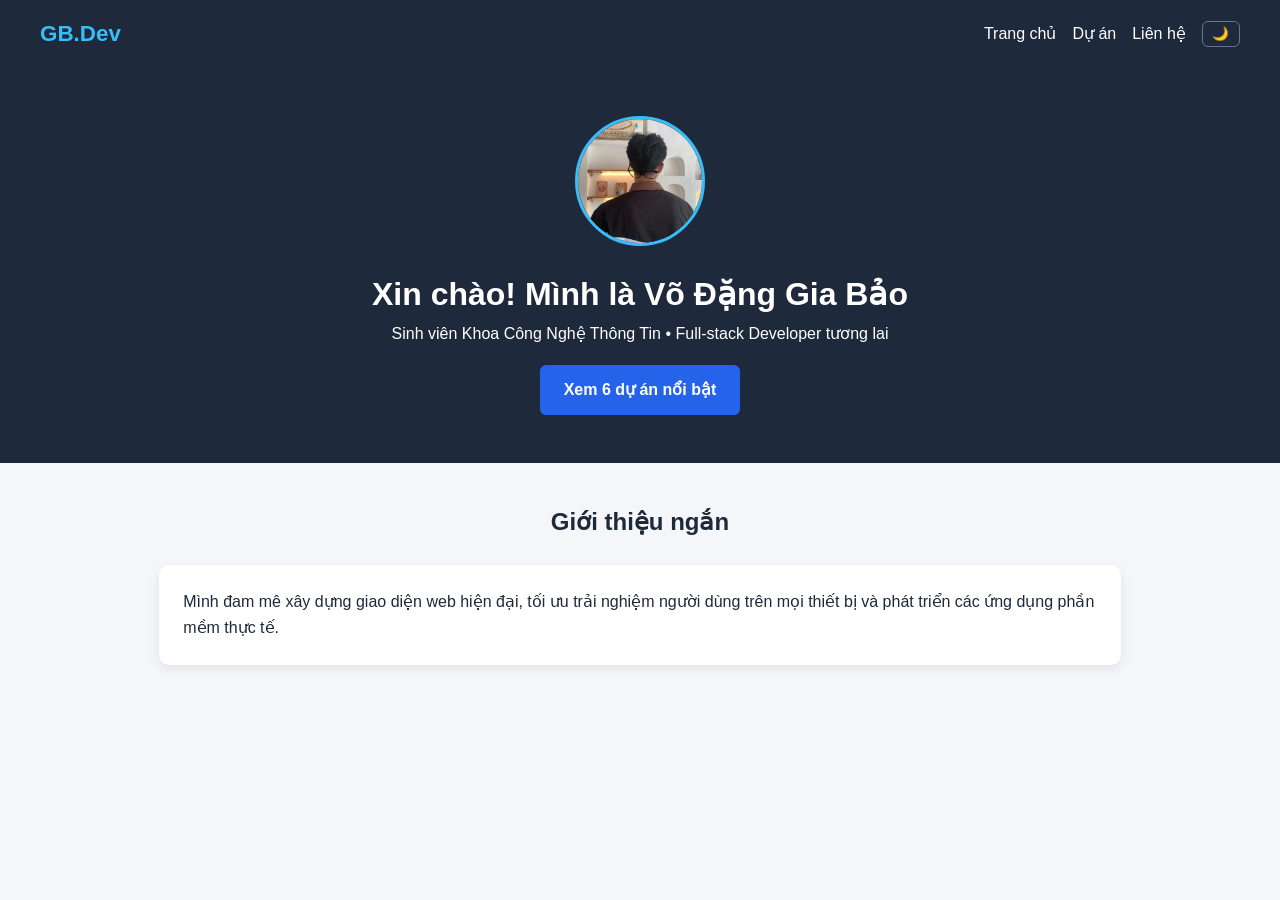
<file: index.html>
<!DOCTYPE html>
<html lang="vi">

<head>
    <meta charset="UTF-8">
    <meta name="viewport" content="width=device-width, initial-scale=1.0">
    <title>Võ Đặng Gia Bảo - Portfolio</title>
    <link rel="stylesheet" href="css/style.css">
</head>

<body>
    <nav>
        <div class="logo">GB.Dev</div>
        <div class="nav-links">
            <a href="index.html">Trang chủ</a>
            <a href="projects.html">Dự án</a>
            <a href="contact.html">Liên hệ</a>
            <button id="theme-toggle" aria-label="Đổi chế độ sáng tối">🌙</button>
        </div>
    </nav>

    <header class="reveal">
        <img src="images/anh3.jpg" alt="Ảnh đại diện" class="avatar">
        <h1>Xin chào! Mình là Võ Đặng Gia Bảo</h1>
        <p>Sinh viên Khoa Công Nghệ Thông Tin • Full-stack Developer tương lai</p>
        <a href="projects.html" class="btn">Xem 6 dự án nổi bật</a>
    </header>

    <section class="reveal">
        <h2>Giới thiệu ngắn</h2>
        <div class="card">
            <p>Mình đam mê xây dựng giao diện web hiện đại, tối ưu trải nghiệm người dùng trên mọi thiết bị và phát
                triển các ứng dụng phần mềm thực tế.</p>
        </div>
    </section>

    <script src="js/script.js"></script>
</body>

</html>
</file>
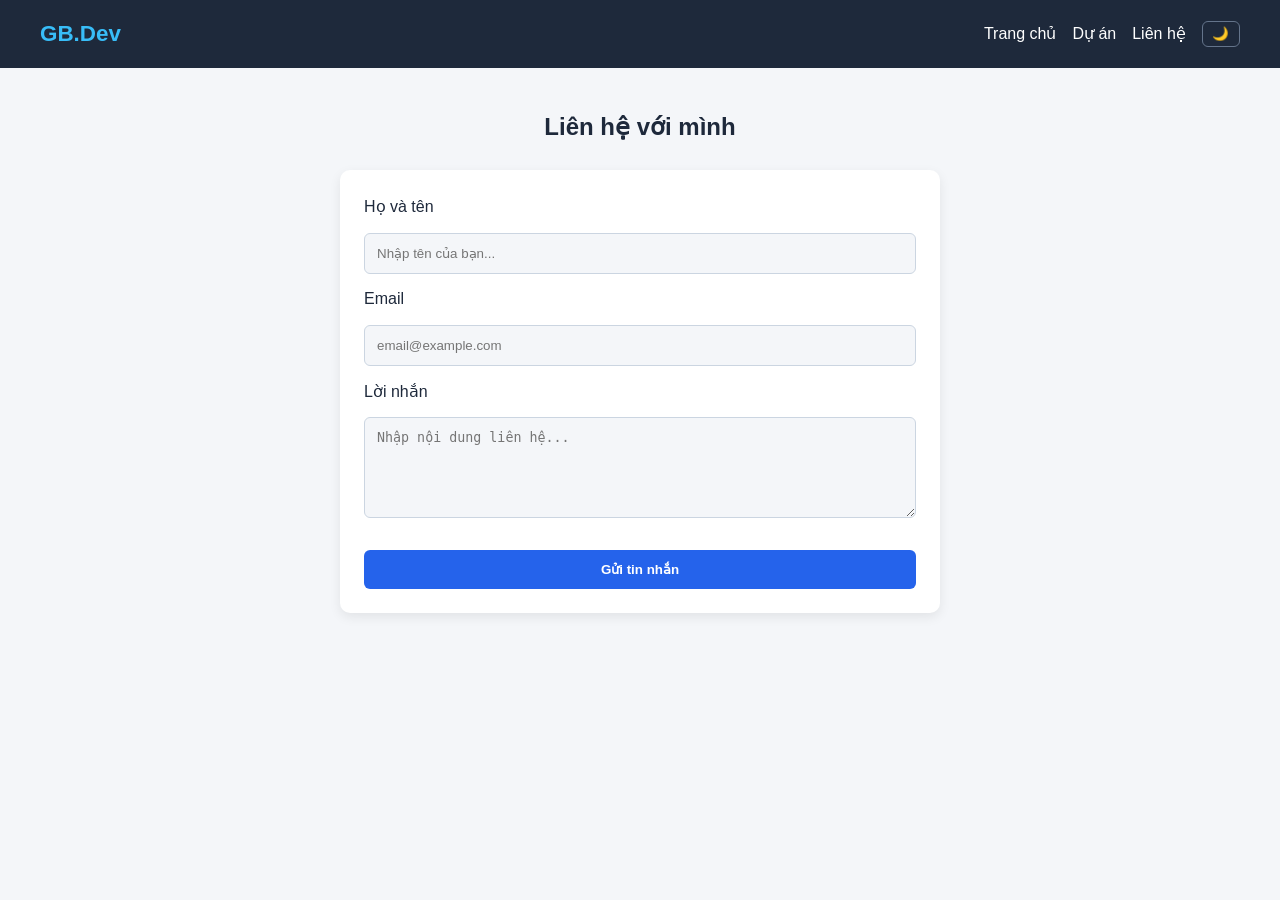
<file: contact.html>
<!DOCTYPE html>
<html lang="vi">

<head>
    <meta charset="UTF-8">
    <meta name="viewport" content="width=device-width, initial-scale=1.0">
    <title>Liên hệ - Portfolio</title>
    <link rel="stylesheet" href="css/style.css">
</head>

<body>
    <nav>
        <div class="logo">GB.Dev</div>
        <div class="nav-links">
            <a href="index.html">Trang chủ</a>
            <a href="projects.html">Dự án</a>
            <a href="contact.html">Liên hệ</a>
            <button id="theme-toggle" aria-label="Đổi chế độ sáng tối">🌙</button>
        </div>
    </nav>

    <section class="reveal">
        <h2>Liên hệ với mình</h2>
        <!-- Thay YOUR_FORM_ID bằng mã Formspree của bạn tại https://formspree.io -->
        <form action="https://formspree.io/f/mjywpdkz" method="POST" class="card contact-form">
            <label>Họ và tên</label>
            <input type="text" name="name" placeholder="Nhập tên của bạn..." required>

            <label>Email</label>
            <input type="email" name="email" placeholder="email@example.com" required>

            <label>Lời nhắn</label>
            <textarea name="message" rows="5" placeholder="Nhập nội dung liên hệ..." required></textarea>

            <button type="submit" class="btn">Gửi tin nhắn</button>
        </form>
    </section>

    <script src="js/script.js"></script>
</body>

</html>
</file>
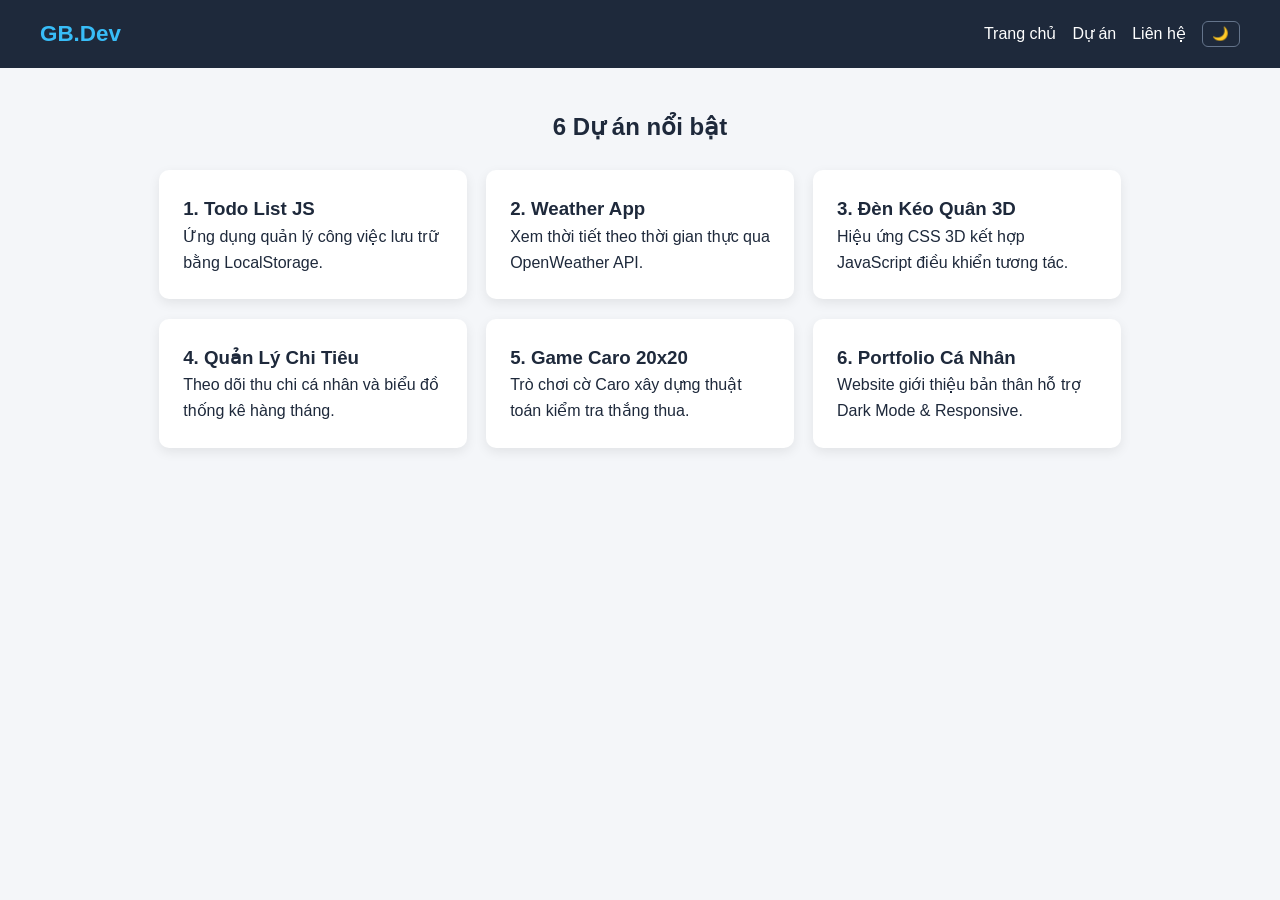
<file: projects.html>
<!DOCTYPE html>
<html lang="vi">

<head>
    <meta charset="UTF-8">
    <meta name="viewport" content="width=device-width, initial-scale=1.0">
    <title>Dự án - Portfolio</title>
    <link rel="stylesheet" href="css/style.css">
</head>

<body>
    <nav>
        <div class="logo">GB.Dev</div>
        <div class="nav-links">
            <a href="index.html">Trang chủ</a>
            <a href="projects.html">Dự án</a>
            <a href="contact.html">Liên hệ</a>
            <button id="theme-toggle" aria-label="Đổi chế độ sáng tối">🌙</button>
        </div>
    </nav>

    <section>
        <h2 class="reveal">6 Dự án nổi bật</h2>
        <div class="projects-grid">
            <div class="card reveal">
                <h3>1. Todo List JS</h3>
                <p>Ứng dụng quản lý công việc lưu trữ bằng LocalStorage.</p>
            </div>
            <div class="card reveal">
                <h3>2. Weather App</h3>
                <p>Xem thời tiết theo thời gian thực qua OpenWeather API.</p>
            </div>
            <div class="card reveal">
                <h3>3. Đèn Kéo Quân 3D</h3>
                <p>Hiệu ứng CSS 3D kết hợp JavaScript điều khiển tương tác.</p>
            </div>
            <div class="card reveal">
                <h3>4. Quản Lý Chi Tiêu</h3>
                <p>Theo dõi thu chi cá nhân và biểu đồ thống kê hàng tháng.</p>
            </div>
            <div class="card reveal">
                <h3>5. Game Caro 20x20</h3>
                <p>Trò chơi cờ Caro xây dựng thuật toán kiểm tra thắng thua.</p>
            </div>
            <div class="card reveal">
                <h3>6. Portfolio Cá Nhân</h3>
                <p>Website giới thiệu bản thân hỗ trợ Dark Mode & Responsive.</p>
            </div>
        </div>
    </section>

    <script src="js/script.js"></script>
</body>

</html>
</file>
<file: css/style.css>
:root {
    --bg: #f4f6f9;
    --text: #1e293b;
    --card-bg: #ffffff;
    --nav-bg: #1e293b;
    --accent: #2563eb;
}

body.dark {
    --bg: #0f172a;
    --text: #f1f5f9;
    --card-bg: #1e293b;
    --nav-bg: #020617;
    --accent: #38bdf8;
}

* {
    margin: 0;
    padding: 0;
    box-sizing: border-box;
}

body {
    font-family: 'Segoe UI', sans-serif;
    background: var(--bg);
    color: var(--text);
    line-height: 1.6;
    transition: background 0.3s, color 0.3s;
}

/* Mobile-First Navigation */
nav {
    background: var(--nav-bg);
    padding: 1rem;
    display: flex;
    flex-direction: column;
    align-items: center;
    gap: 0.75rem;
}

.logo {
    color: #38bdf8;
    font-size: 1.4rem;
    font-weight: bold;
}

.nav-links {
    display: flex;
    align-items: center;
    gap: 1rem;
    flex-wrap: wrap;
    justify-content: center;
}

.nav-links a {
    color: #fff;
    text-decoration: none;
    font-weight: 500;
}

.nav-links a:hover {
    color: #38bdf8;
}

#theme-toggle {
    background: transparent;
    border: 1px solid #64748b;
    color: #fff;
    padding: 0.3rem 0.6rem;
    border-radius: 6px;
    cursor: pointer;
}

/* Header */
header {
    text-align: center;
    padding: 3rem 1.5rem;
    background: var(--nav-bg);
    color: #fff;
}

.avatar {
    width: 130px;
    height: 130px;
    border-radius: 50%;
    object-fit: cover;
    border: 3px solid #38bdf8;
    margin-bottom: 1rem;
}

.btn {
    display: inline-block;
    margin-top: 1.2rem;
    padding: 0.75rem 1.5rem;
    background: var(--accent);
    color: #fff;
    text-decoration: none;
    border: none;
    border-radius: 6px;
    cursor: pointer;
    font-weight: bold;
}

section {
    padding: 2.5rem 1.2rem;
    max-width: 1000px;
    margin: 0 auto;
}

h2 {
    margin-bottom: 1.5rem;
    text-align: center;
}

.card {
    background: var(--card-bg);
    padding: 1.5rem;
    border-radius: 10px;
    box-shadow: 0 4px 12px rgba(0, 0, 0, 0.08);
}

/* CSS Grid 6 dự án (Mobile: 1 cột) */
.projects-grid {
    display: grid;
    grid-template-columns: 1fr;
    gap: 1.2rem;
}

/* Form liên hệ */
.contact-form {
    display: flex;
    flex-direction: column;
    gap: 0.8rem;
    max-width: 600px;
    margin: 0 auto;
}

.contact-form input,
.contact-form textarea {
    padding: 0.75rem;
    border: 1px solid #cbd5e1;
    border-radius: 6px;
    background: var(--bg);
    color: var(--text);
}

/* Scroll Animation */
.reveal {
    opacity: 0;
    transform: translateY(25px);
    transition: all 0.6s ease-out;
}

.reveal.active {
    opacity: 1;
    transform: translateY(0);
}

/* Responsive cho Tablet & Desktop */
@media (min-width: 768px) {
    nav {
        flex-direction: row;
        justify-content: space-between;
        padding: 1rem 2.5rem;
    }

    .projects-grid {
        grid-template-columns: repeat(2, 1fr);
    }
}

@media (min-width: 1024px) {
    .projects-grid {
        grid-template-columns: repeat(3, 1fr);
    }
}
</file>
